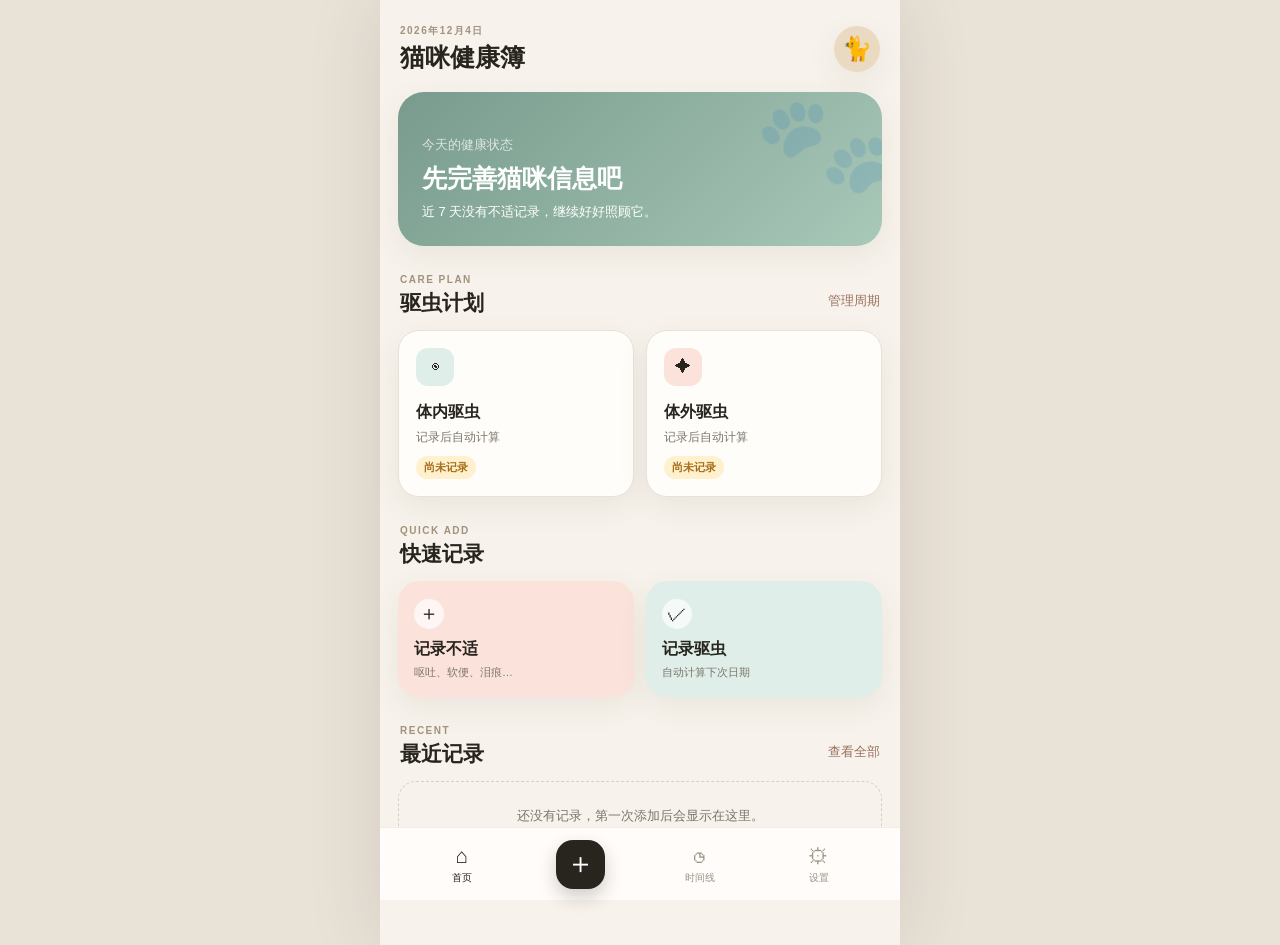
<file: index.html>
<!doctype html>
<html lang="zh-CN">
<head>
  <meta charset="UTF-8"><meta name="viewport" content="width=device-width,initial-scale=1,viewport-fit=cover">
  <meta name="theme-color" content="#f7f3ec"><meta name="description" content="记录猫咪驱虫和不适情况，按时提醒，随时回顾。">
  <meta http-equiv="Content-Security-Policy" content="default-src 'self'; script-src 'self'; style-src 'self'; img-src 'self' data: blob:; connect-src 'self'; font-src 'self'; manifest-src 'self'; object-src 'none'; base-uri 'none'; form-action 'none'; frame-src 'none'; worker-src 'self'">
  <link rel="manifest" href="./manifest.webmanifest"><link rel="stylesheet" href="./styles.css?v=11"><title>猫咪健康簿</title>
</head>
<body>
<div class="app-shell" id="appShell">
  <header class="topbar"><div><p class="eyebrow" id="todayText"></p><h1>猫咪健康簿</h1></div><button class="avatar-button" id="petButton" aria-label="编辑猫咪信息">🐈</button></header>
  <aside class="demo-banner" id="demoBanner" hidden><span><b>示例体验模式</b> · 所有修改将在刷新后重置</span><button id="exitDemoTop" type="button">退出</button></aside>
  <main>
    <section class="view active" id="homeView">
      <article class="hero-card"><div><p class="muted">今天的健康状态</p><h2 id="greetingText">先完善猫咪信息吧</h2><p id="healthSummary">记录每一次照顾，回顾时更安心。</p></div><span class="hero-cat">🐾</span></article>
      <div class="section-heading"><div><p class="eyebrow">CARE PLAN</p><h2>驱虫计划</h2></div><button class="text-button" data-open="settings">管理周期</button></div>
      <div class="care-grid" id="careCards"></div>
      <div class="section-heading"><div><p class="eyebrow">QUICK ADD</p><h2>快速记录</h2></div></div>
      <div class="quick-grid"><button class="quick-card coral" data-action="add-symptom"><span>＋</span><strong>记录不适</strong><small>呕吐、软便、泪痕…</small></button><button class="quick-card mint" data-action="add-deworming"><span>✓</span><strong>记录驱虫</strong><small>自动计算下次日期</small></button></div>
      <div class="section-heading"><div><p class="eyebrow">RECENT</p><h2>最近记录</h2></div><button class="text-button" data-nav="timeline">查看全部</button></div><div id="recentRecords" class="record-list"></div>
    </section>
    <section class="view" id="timelineView"><div class="page-title"><p class="eyebrow">HEALTH TIMELINE</p><h2>健康时间线</h2><p class="muted">把零散情况变成连续、可回顾的记录。</p></div><div class="filter-row"><button class="chip active" data-filter="all">全部</button><button class="chip" data-filter="symptom">不适</button><button class="chip" data-filter="deworming">驱虫</button></div><div id="timelineRecords" class="record-list spacious"></div></section>
    <section class="view" id="settingsView"><div class="page-title"><p class="eyebrow">SETTINGS</p><h2>设置与数据</h2><p class="muted">周期可以跟随药品变化随时调整。</p></div><div class="settings-card"><button class="setting-row" id="editPetRow"><span><b>猫咪信息</b><small id="petRowHint">未设置</small></span><i>›</i></button><button class="setting-row" id="editPlanRow"><span><b>驱虫周期</b><small id="planRowHint"></small></span><i>›</i></button><button class="setting-row" id="editTypesRow"><span><b>不适类型</b><small id="typesRowHint"></small></span><i>›</i></button></div><div class="settings-card" id="localDataCard"><button class="setting-row" id="exportButton"><span><b>备份全部数据</b><small>导出 JSON 文件</small></span><i>↓</i></button><label class="setting-row" for="importInput"><span><b>恢复备份</b><small>从 JSON 文件导入</small></span><i>↑</i></label><input id="importInput" type="file" accept="application/json" hidden><button class="setting-row" id="clearDataButton"><span><b>清除本机数据</b><small>删除当前浏览器中的全部记录</small></span><i>×</i></button></div><div class="settings-card" id="demoDataCard" hidden><button class="setting-row" id="exitDemoSettings"><span><b>退出示例体验</b><small>返回我的本地数据</small></span><i>›</i></button></div><p class="privacy-note" id="privacyNote">🔒 所有记录和照片只保存在当前设备浏览器中，不会上传服务器。清理浏览器数据或换设备前请先备份。</p></section>
  </main>
  <nav class="bottom-nav"><button class="nav-item active" data-nav="home"><span>⌂</span>首页</button><button class="nav-add" data-action="open-add" aria-label="添加记录">＋</button><button class="nav-item" data-nav="timeline"><span>◷</span>时间线</button><button class="nav-item" data-nav="settings"><span>⚙</span>设置</button></nav>
</div>
<div class="sheet-backdrop" id="sheetBackdrop" hidden></div><section class="sheet" id="sheet" role="dialog" hidden><div class="sheet-handle"></div><div id="sheetContent"></div></section><div class="toast" id="toast" role="status"></div>
<script src="./app.js?v=11" defer></script>
</body></html>
</file>
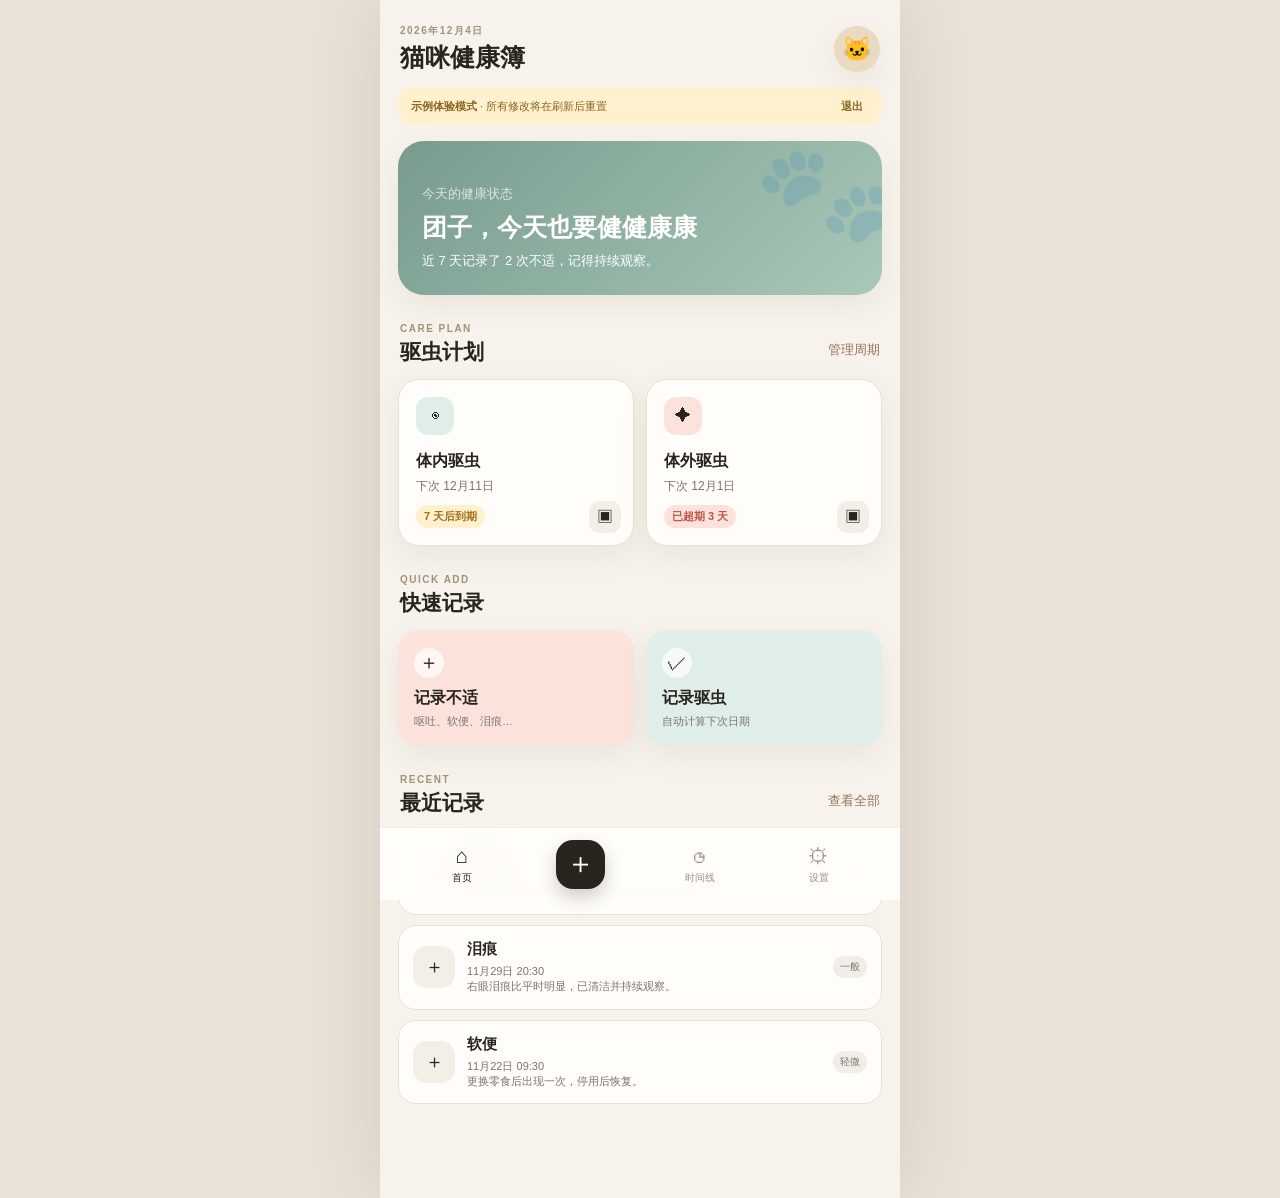
<file: demo.html>
<!doctype html>
<html lang="zh-CN">
<head>
  <meta charset="UTF-8"><meta name="viewport" content="width=device-width,initial-scale=1,viewport-fit=cover">
  <meta name="theme-color" content="#f7f3ec"><meta name="description" content="体验猫咪健康簿的示例数据。">
  <meta name="robots" content="noindex">
  <meta http-equiv="Content-Security-Policy" content="default-src 'self'; script-src 'self'; style-src 'self'; img-src 'self' data: blob:; connect-src 'self'; font-src 'self'; manifest-src 'self'; object-src 'none'; base-uri 'none'; form-action 'none'; frame-src 'none'; worker-src 'self'">
  <link rel="manifest" href="./manifest.webmanifest"><link rel="stylesheet" href="./styles.css?v=11"><title>猫咪健康簿 Demo</title>
</head>
<body>
<div class="app-shell" id="appShell">
  <header class="topbar"><div><p class="eyebrow" id="todayText"></p><h1>猫咪健康簿</h1></div><button class="avatar-button" id="petButton" aria-label="编辑猫咪信息">🐈</button></header>
  <aside class="demo-banner" id="demoBanner" hidden><span><b>示例体验模式</b> · 所有修改将在刷新后重置</span><button id="exitDemoTop" type="button">退出</button></aside>
  <main>
    <section class="view active" id="homeView"><article class="hero-card"><div><p class="muted">今天的健康状态</p><h2 id="greetingText">先完善猫咪信息吧</h2><p id="healthSummary">记录每一次照顾，回顾时更安心。</p></div><span class="hero-cat">🐾</span></article><div class="section-heading"><div><p class="eyebrow">CARE PLAN</p><h2>驱虫计划</h2></div><button class="text-button" data-open="settings">管理周期</button></div><div class="care-grid" id="careCards"></div><div class="section-heading"><div><p class="eyebrow">QUICK ADD</p><h2>快速记录</h2></div></div><div class="quick-grid"><button class="quick-card coral" data-action="add-symptom"><span>＋</span><strong>记录不适</strong><small>呕吐、软便、泪痕…</small></button><button class="quick-card mint" data-action="add-deworming"><span>✓</span><strong>记录驱虫</strong><small>自动计算下次日期</small></button></div><div class="section-heading"><div><p class="eyebrow">RECENT</p><h2>最近记录</h2></div><button class="text-button" data-nav="timeline">查看全部</button></div><div id="recentRecords" class="record-list"></div></section>
    <section class="view" id="timelineView"><div class="page-title"><p class="eyebrow">HEALTH TIMELINE</p><h2>健康时间线</h2><p class="muted">把零散情况变成连续、可回顾的记录。</p></div><div class="filter-row"><button class="chip active" data-filter="all">全部</button><button class="chip" data-filter="symptom">不适</button><button class="chip" data-filter="deworming">驱虫</button></div><div id="timelineRecords" class="record-list spacious"></div></section>
    <section class="view" id="settingsView"><div class="page-title"><p class="eyebrow">SETTINGS</p><h2>设置与数据</h2><p class="muted">周期可以跟随药品变化随时调整。</p></div><div class="settings-card"><button class="setting-row" id="editPetRow"><span><b>猫咪信息</b><small id="petRowHint">未设置</small></span><i>›</i></button><button class="setting-row" id="editPlanRow"><span><b>驱虫周期</b><small id="planRowHint"></small></span><i>›</i></button><button class="setting-row" id="editTypesRow"><span><b>不适类型</b><small id="typesRowHint"></small></span><i>›</i></button></div><div class="settings-card" id="localDataCard"><button class="setting-row" id="exportButton"><span><b>备份全部数据</b><small>导出 JSON 文件</small></span><i>↓</i></button><label class="setting-row" for="importInput"><span><b>恢复备份</b><small>从 JSON 文件导入</small></span><i>↑</i></label><input id="importInput" type="file" accept="application/json" hidden><button class="setting-row" id="clearDataButton"><span><b>清除本机数据</b><small>删除当前浏览器中的全部记录</small></span><i>×</i></button></div><div class="settings-card" id="demoDataCard" hidden><button class="setting-row" id="exitDemoSettings"><span><b>退出示例体验</b><small>返回我的本地数据</small></span><i>›</i></button></div><p class="privacy-note" id="privacyNote">🔒 所有记录和照片只保存在当前设备浏览器中，不会上传服务器。清理浏览器数据或换设备前请先备份。</p></section>
  </main>
  <nav class="bottom-nav"><button class="nav-item active" data-nav="home"><span>⌂</span>首页</button><button class="nav-add" data-action="open-add" aria-label="添加记录">＋</button><button class="nav-item" data-nav="timeline"><span>◷</span>时间线</button><button class="nav-item" data-nav="settings"><span>⚙</span>设置</button></nav>
</div>
<div class="sheet-backdrop" id="sheetBackdrop" hidden></div><section class="sheet" id="sheet" role="dialog" hidden><div class="sheet-handle"></div><div id="sheetContent"></div></section><div class="toast" id="toast" role="status"></div>
<script src="./demo-route.js?v=1"></script><script src="./app.js?v=11" defer></script>
</body></html>
</file>
<file: styles.css>
:root{--ink:#28251f;--muted:#7b756b;--paper:#f7f3ec;--card:#fffdfa;--line:#e9e1d5;--coral:#fbe3dc;--mint:#dfeee8;--shadow:0 10px 30px rgba(78,63,43,.08)}
*{box-sizing:border-box}body{margin:0;color:var(--ink);background:var(--paper);font-family:-apple-system,BlinkMacSystemFont,"PingFang SC","Microsoft YaHei",sans-serif}button,input,select,textarea{font:inherit}button{color:inherit}h1,h2,p{margin:0}.app-shell{width:min(100%,520px);min-height:100vh;margin:auto;padding:env(safe-area-inset-top) 18px calc(94px + env(safe-area-inset-bottom))}
.detail-photo{width:100%;max-height:45vh;object-fit:contain;border-radius:18px;background:#f3eee6}.detail-note{margin-top:16px;line-height:1.7}.demo-banner{display:flex;justify-content:space-between;align-items:center;margin:-4px 0 16px;padding:10px 13px;border-radius:13px;background:#fff0ce;color:#8b631f;font-size:11px}.demo-banner[hidden]{display:none}.demo-banner button{border:0;background:transparent;color:#8b631f;font-weight:700}
.topbar{display:flex;align-items:center;justify-content:space-between;padding:24px 2px 18px}h1{margin-top:3px;font-size:25px}h2{font-size:21px}.eyebrow{color:#a2927d;font-size:10px;font-weight:800;letter-spacing:1.5px}.muted{color:var(--muted)}.avatar-button{width:46px;height:46px;border:0;border-radius:50%;background:#eadac2;font-size:24px;box-shadow:var(--shadow)}
.view{display:none;animation:fade .22s ease}.view.active{display:block}@keyframes fade{from{opacity:0;transform:translateY(3px)}}.hero-card{position:relative;min-height:154px;display:flex;align-items:flex-end;overflow:hidden;padding:24px;border-radius:26px;color:#fff;background:linear-gradient(135deg,#789b8d,#a8c8b8);box-shadow:var(--shadow)}.hero-card h2{margin:7px 0;font-size:25px}.hero-card p{max-width:300px;font-size:13px;line-height:1.55}.hero-card .muted{color:#ffffffb8}.hero-cat{position:absolute;right:-8px;top:-9px;font-size:106px;opacity:.14;transform:rotate(-14deg)}
.section-heading{display:flex;justify-content:space-between;align-items:flex-end;margin:28px 2px 13px}.section-heading .eyebrow{margin-bottom:4px}.text-button{border:0;padding:7px 0;color:#9a715d;background:transparent;font-size:13px}.care-grid,.quick-grid{display:grid;grid-template-columns:1fr 1fr;gap:12px}.care-card{position:relative;min-height:155px;padding:17px;overflow:hidden;border:1px solid var(--line);border-radius:21px;background:var(--card);box-shadow:var(--shadow)}.care-icon{display:grid;place-items:center;width:38px;height:38px;margin-bottom:16px;border-radius:12px;background:var(--mint)}.care-card:nth-child(2) .care-icon{background:var(--coral)}.care-card strong{display:block;font-size:16px}.care-card .date{margin:6px 0 10px;color:var(--muted);font-size:12px}.status-pill{display:inline-flex;padding:4px 8px;border-radius:20px;background:#edf3ef;color:#56806e;font-size:11px;font-weight:700}.status-pill.due{background:#fff0ce;color:#a56d18}.status-pill.overdue{background:#fce1dd;color:#b95747}.calendar-button{position:absolute;right:12px;bottom:12px;width:32px;height:32px;border:0;border-radius:10px;background:#f3eee6}
.quick-card{min-height:116px;padding:16px;border:0;border-radius:21px;text-align:left;box-shadow:var(--shadow)}.quick-card.coral{background:var(--coral)}.quick-card.mint{background:var(--mint)}.quick-card span{display:grid;place-items:center;width:30px;height:30px;margin-bottom:10px;border-radius:50%;background:#ffffffad;font-size:20px}.quick-card strong,.quick-card small{display:block}.quick-card small{margin-top:5px;color:var(--muted);font-size:11px}
.record-list{display:grid;gap:10px}.record-list.spacious{margin-top:18px}.record-card{display:grid;grid-template-columns:42px 1fr auto;gap:12px;align-items:center;padding:14px;border:1px solid var(--line);border-radius:18px;background:var(--card)}.record-icon{display:grid;place-items:center;width:42px;height:42px;border-radius:14px;background:#f3eee6;font-size:19px;overflow:hidden}.record-main strong{display:block;font-size:15px}.record-main small{display:block;margin-top:5px;color:var(--muted);font-size:11px;line-height:1.4}.severity{padding:4px 7px;border-radius:12px;background:#f1eee9;color:var(--muted);font-size:10px}.severity.high{background:#fbe1dc;color:#b95747}.record-photo{width:42px;height:42px;object-fit:cover}.empty{padding:25px 16px;border:1px dashed #d9cfc1;border-radius:18px;color:var(--muted);text-align:center;font-size:13px}
.page-title{padding:12px 2px 6px}.page-title h2{margin:7px 0;font-size:28px}.page-title .muted{font-size:13px}.filter-row{display:flex;gap:8px;margin:18px 0 4px}.chip{padding:8px 15px;border:1px solid var(--line);border-radius:20px;background:transparent;color:var(--muted);font-size:13px}.chip.active{border-color:var(--ink);color:#fff;background:var(--ink)}
.settings-card{margin-top:18px;overflow:hidden;border:1px solid var(--line);border-radius:20px;background:var(--card)}.setting-row{width:100%;display:flex;justify-content:space-between;align-items:center;padding:17px;border:0;border-bottom:1px solid var(--line);background:transparent;text-align:left}.setting-row:last-child{border-bottom:0}.setting-row b,.setting-row small{display:block}.setting-row b{font-size:15px}.setting-row small{margin-top:5px;color:var(--muted);font-size:11px}.setting-row i{color:#aa9d8d;font-size:22px;font-style:normal}.privacy-note{margin:18px 8px;color:var(--muted);font-size:11px;line-height:1.65}
.bottom-nav{position:fixed;z-index:20;left:50%;bottom:0;width:min(100%,520px);min-height:73px;display:grid;grid-template-columns:1fr 1fr 1fr 1fr;align-items:center;padding:7px 22px calc(7px + env(safe-area-inset-bottom));transform:translateX(-50%);border-top:1px solid #463c2d14;background:#fffdfaec;backdrop-filter:blur(18px)}.nav-item{display:grid;gap:3px;justify-items:center;border:0;background:transparent;color:#9a9287;font-size:10px}.nav-item span{font-size:21px}.nav-item.active{color:var(--ink)}.nav-add{width:49px;height:49px;justify-self:center;border:0;border-radius:17px;color:#fff;background:var(--ink);font-size:29px;box-shadow:0 8px 18px #28251f38}
.sheet-backdrop{position:fixed;z-index:30;inset:0;background:#211d1752;backdrop-filter:blur(3px)}.sheet{position:fixed;z-index:31;left:50%;bottom:0;width:min(100%,520px);max-width:100vw;max-height:91vh;padding:10px 20px calc(24px + env(safe-area-inset-bottom));overflow-x:hidden;overflow-y:auto;transform:translateX(-50%);border-radius:28px 28px 0 0;background:var(--card);box-shadow:0 -20px 50px #28251f26;animation:up .25s ease}.sheet #sheetContent,.sheet form{width:100%;max-width:100%;min-width:0}@keyframes up{from{transform:translate(-50%,100%)}}.sheet-handle{width:40px;height:4px;margin:0 auto 18px;border-radius:5px;background:#ded6cb}.sheet h2{font-size:24px}.sheet-intro{margin:7px 0 20px;color:var(--muted);font-size:12px}
.form-grid{display:grid;gap:14px;width:100%;max-width:100%;min-width:0}.field{display:grid;gap:7px;width:100%;max-width:100%;min-width:0}.field>span{font-size:12px;font-weight:700}.field input,.field select,.field textarea,.tag-editor input{display:block;box-sizing:border-box;width:100%;min-width:0;max-width:100%;padding:13px 14px;border:1px solid var(--line);border-radius:13px;outline:none;background:#fbf8f3}.field .datetime-control{display:block;box-sizing:border-box;width:100%;min-width:0;max-width:100%;overflow:hidden;border:1px solid var(--line);border-radius:13px;background:#fbf8f3}.field .datetime-control input[type="datetime-local"]{display:block;-webkit-appearance:none;appearance:none;box-sizing:border-box;inline-size:100%;width:100%;min-width:0;max-width:100%;max-inline-size:100%;overflow:hidden;padding:13px 14px;border:0;border-radius:0;background:transparent;font-size:16px}.field textarea{min-height:86px;resize:vertical}.field-row{display:grid;grid-template-columns:minmax(0,1fr) minmax(0,1fr);gap:10px;width:100%;max-width:100%;min-width:0}.type-grid{display:flex;flex-wrap:wrap;gap:8px}.type-option input{position:absolute;width:1px;height:1px;min-width:0;max-width:1px;padding:0;overflow:hidden;opacity:0}.type-option span{display:inline-flex;padding:9px 13px;border:1px solid var(--line);border-radius:18px;font-size:12px}.type-option input:checked+span{border-color:var(--ink);color:#fff;background:var(--ink)}.photo-preview{display:none;width:90px;height:90px;border-radius:15px;object-fit:cover}.photo-preview.visible{display:block}.form-actions{display:grid;grid-template-columns:.7fr 1.3fr;gap:10px;margin-top:20px}.button{padding:14px 16px;border:0;border-radius:14px;font-weight:700}.button.secondary{background:#f1ece4}.button.primary{color:#fff;background:var(--ink)}.button.danger{color:#ad4b3d;background:#fbe1dc}
.add-menu{display:grid;grid-template-columns:1fr 1fr;gap:12px}.add-menu button{min-height:120px;border:0;border-radius:18px;font-size:15px;font-weight:700}.add-menu button:first-child{background:var(--coral)}.add-menu button:last-child{background:var(--mint)}.tag-editor{display:flex;gap:8px}.tag-editor input{flex:1}.tag-list{display:flex;flex-wrap:wrap;gap:8px;margin-top:12px}.tag{display:inline-flex;align-items:center;gap:7px;padding:7px 10px;border-radius:15px;background:#f2eee8;font-size:12px}.tag button{padding:0;border:0;background:transparent;color:#a66a5c}.toast{position:fixed;z-index:50;left:50%;bottom:98px;padding:10px 16px;opacity:0;pointer-events:none;transform:translate(-50%,10px);border-radius:20px;color:#fff;background:#28251fe6;font-size:12px;transition:.2s}.toast.show{opacity:1;transform:translate(-50%,0)}
@media(max-width:520px){.field-row{grid-template-columns:minmax(0,1fr)}}
@media(min-width:700px){body{background:#e9e2d7}.app-shell{background:var(--paper);box-shadow:0 0 70px #3e352a1f}}
</file>
